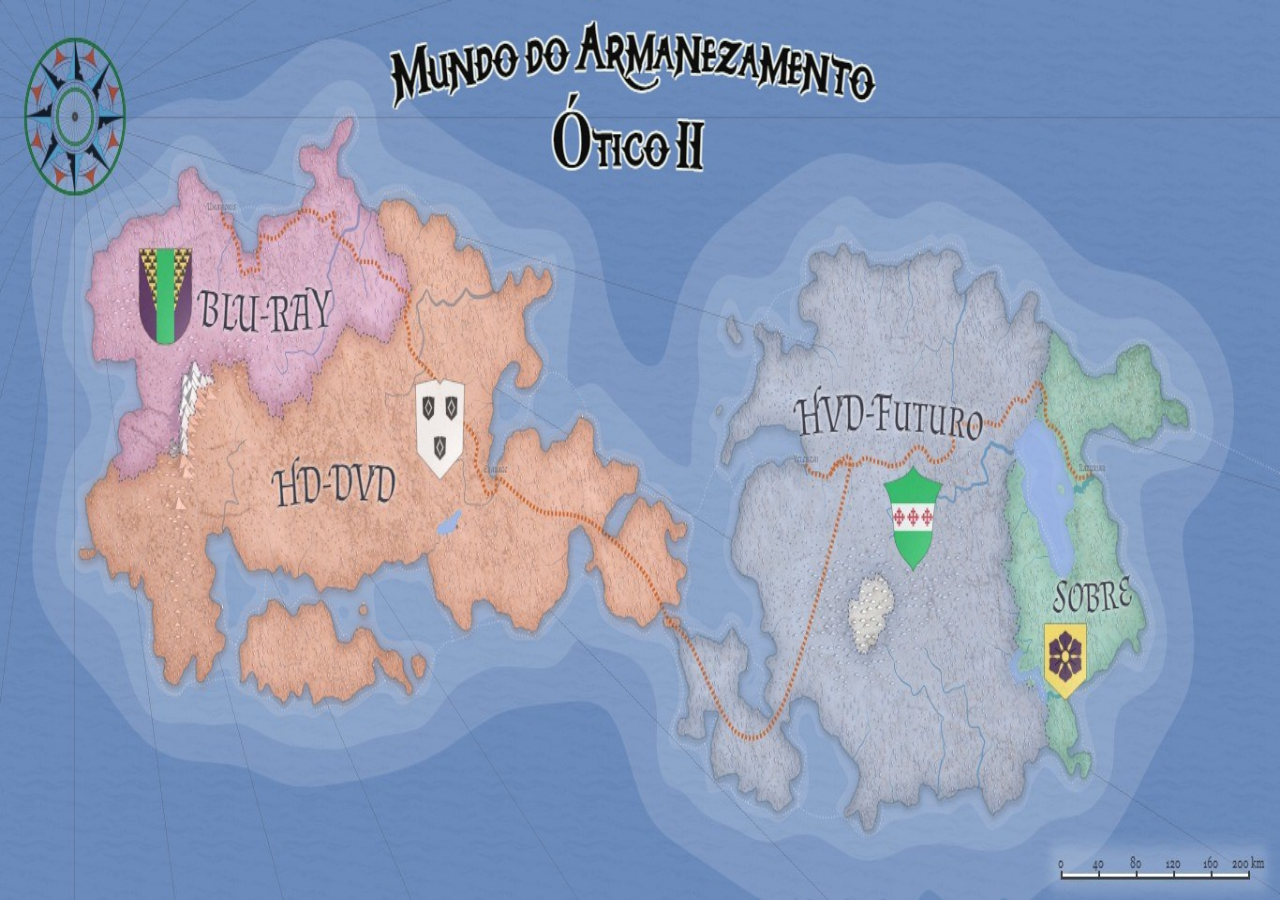
<file: Trabalho_Final/Index.html>
<html>
<head>
<title>Mundo Armanezamento Otico</title>
<link rel="stylesheet" href="Estilos.css">
<link rel="icon" type="image/x-icon" href="cd.png">
<link rel="preconnect" href="https://fonts.googleapis.com">
<link rel="preconnect" href="https://fonts.gstatic.com" crossorigin>
<link href="https://fonts.googleapis.com/css2?family=Dancing+Script&display=swap" rel="stylesheet">
<link rel="stylesheet" href="https://cdnjs.cloudflare.com/ajax/libs/font-awesome/4.7.0/css/font-awesome.min.css">
<link rel="stylesheet" href="https://www.w3schools.com/w3css/4/w3.css">

</head>
<body>
<div>
<img src = "Mundo_Otico.jpg" alt = "mundo" usemap = "#mundo" />
      <map name = "mundo">
	 
         <area onclick="document.getElementById('id01').style.display='block'" shape = "rect" coords = "200,190,354,230"
            alt = "Blu-Ray" target = "_self"  /> 
		<area  onclick="document.getElementById('id02').style.display='block'" shape = "rect" coords = "290,300,423,350" alt = "HTML Tutorial"
             target = "_self" />
		<area onclick="document.getElementById('id03').style.display='block'" shape = "rect" coords = "845,260,1050,305" alt = "PHP Tutorial"
             target = "_self" /> 
		<area onclick="document.getElementById('id04').style.display='block'" shape = "rect" coords = "1120,385,1210,425" alt = "PHP Tutorial"
             target = "_self" /> 	
		</map>
</div>
 <div id="id01" class="w3-modal">
    <div class="w3-modal-content w3-animate-top w3-card-4">
      <div class="tgt" >
	  <span onclick="document.getElementById('id01').style.display='none'" 
        class="w3-button w3-display-topright">&times;</span>
		<embed type="text/html" src="Bluray.html" width="900" height="600">
      </div>
    </div>
  </div>
 <div id="id02" class="w3-modal">
    <div class="w3-modal-content w3-animate-top w3-card-4">
      <div class="tgg">
		<span onclick="document.getElementById('id02').style.display='none'" 
        class="w3-button w3-display-topright">&times;</span>
		<embed type="text/html" src="hddvd.html" width="900" height="600">
      </div>
    </div>
  </div>
<div id="id03" class="w3-modal">
    <div class="w3-modal-content w3-animate-top w3-card-4"> 
      <div class="tgg">
        <span onclick="document.getElementById('id03').style.display='none'" 
        class="w3-button w3-display-topright">&times;</span>
		<embed type="text/html" src="hvd.html" width="900" height="600">
      </div>
    </div>
  </div>
<div id="id04" class="w3-modal">
    <div class="w3-modal-content w3-animate-top w3-card-4"> 
      <div class="tgt">
	  <span onclick="document.getElementById('id04').style.display='none'" 
        class="w3-button w3-display-topright">&times;</span>
	  <embed type="text/html" src="Sobre.html" width="900" height="600">
      </div>
    </div>
  </div>





  
</body>
</html>
</file>
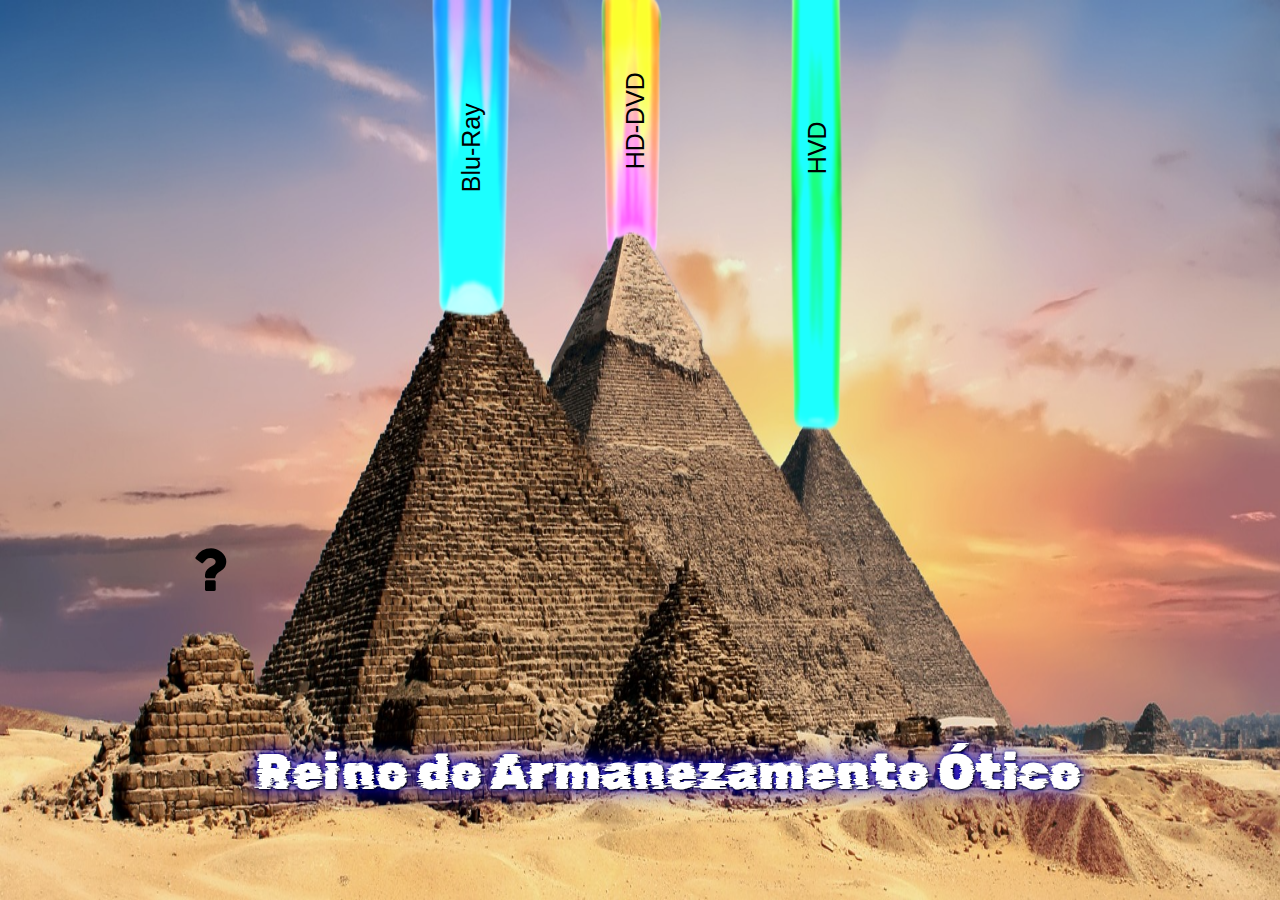
<file: Trabalho_Finalv2/Index.html>
<html>
<head>
<title>Reino Armanezamento Otico</title>
<link rel="stylesheet" href="Estilos.css">
<link rel="icon" type="image/x-icon" href="cd.png">
<link rel="preconnect" href="https://fonts.googleapis.com">
<link rel="preconnect" href="https://fonts.gstatic.com" crossorigin>
<link href="https://fonts.googleapis.com/css2?family=Rubik+Glitch&display=swap" rel="stylesheet">
<link rel="preconnect" href="https://fonts.googleapis.com">
<link rel="preconnect" href="https://fonts.gstatic.com" crossorigin>
<link href="https://fonts.googleapis.com/css2?family=Indie+Flower&display=swap" rel="stylesheet">
<link rel="stylesheet" href="https://www.w3schools.com/w3css/4/w3.css">
<link rel="stylesheet" href="https://cdnjs.cloudflare.com/ajax/libs/font-awesome/4.7.0/css/font-awesome.min.css">
</head>
<body>
<img src="fundo.jpg" alt="egito">
<a class="titulo">Reino do Armanezamento Ótico</a>
<a class="button1" onclick="on()" >Blu-Ray</a>
<a class="button2" onclick="on1()" >HD-DVD</a>
<a class="button3" onclick="on2()"  >HVD</a>
<a class="eu" onclick="on3()"><i class="fa fa-question" style="font-size:60px"></i></a>
<div id="overlay" onclick="off()">
  <img src="papiro.png" alt="paper" style="transform:rotate(-90deg);position:absolute">
  <img src="blu-ray.png" alt="paper" style="height:20%;width:10%;position:absolute;top:15%;left:33%">
  <p class="titulobl">Blu-Ray</p>
  <p class="textobl">É um disco com 12 cm de diâmetro, tal comos os CD e DVD comuns. Ao utilizar uma tecnologia onde o disco é lido por um lazer azul, permite que a informação seja armazenada com maior densidade, ao contrário dos  raios vermelhos utilizados nos DVD. O facto de poderem ser criados discos com quatro camadas,que podem armazenar 128 GB de memoria, os discos Blu-Ray podem ser utilizados para diversos usos, como filmes, videojogos e audio.</p>
  <p class="histbl">O Blu-Ray representa a terceira geração de discos compactos (CD), a seguir de CDs de áudio e discos de vídeo digital (DVD). Com as televisões a mudaram para resoluções maiores, os filmes eram o perfeito uso para estes novos ecrãs de alta-definição. Então em 2002 duas tecnologias concorrentes, mas incompatíveis, foram apresentadas para armazenar vídeo HD em um disco do tamanho de um CD: HD DVD, proposto pela Toshiba e pela NEC Corporation, e Blu- ray, proposto por um grupo liderado pela Sony. Com duas tecnologias incompatíveis no mercado, os consumidores estavam relutantes em comprar leitores de próxima geração por medo de que um padrão perdesse para o outro e tornasse sua compra inútil. Além disso, os estúdios de cinema enfrentaram uma situação potencialmente cara se produzissem filmes para o formato perdedor, e as empresas de computador e software estavam preocupadas com o tipo de unidade de disco que seria necessário para seus produtos. Essas incertezas criaram pressão para se estabelecer um formato e, em 2008, a indústria do entretenimento aceitou o Blu-ray como seu padrão preferido. O grupo da Toshiba parou o desenvolvimento do HD DVD.</p>
  <img src="deus.png" alt="paper" style="height:70%;width:30%;position:absolute;top:15%;left:0px">
  <img src="deus1.png" alt="paper" style="height:70%;width:30%;position:absolute;top:16%;right:0px">
</div>
<div id="overlay1" onclick="off1()">
  <img src="papiro.png" alt="paper" style="transform:rotate(-90deg);position:absolute">
  <img src="hddvd.png" alt="paper" style="height:20%;width:10%;position:absolute;top:15%;left:33%">
  <p class="titulobl">HD-DVD</p>
  <p class="textobl">O disco HD-DVD foi desenhado para ser o sucessor do DVD, sendo a sua aparencia bastante semelhante. A unica diferença é que utiliza um raio azul para ler a informação ,á semelhança do Blu-Ray. O disco já não se encontra em uso depois de ter perdido a guerra contra o Blu-Ray. Um dos seus principais objetivos era transmitir filmes em alta defenição.</p>
  <p class="histhd">O custo de produção do dispositivo que pudesse ler os discos Blu-Ray, no início da tecnologia, eram dispendiosos e bastantes diferentes do DVD, por isso a Março de 2002 o DVD Forum, liderado pela Sony, aprovou uma proposta feita por vários estúdios de filmes, como por exemplo a Warner Bros. para criar um DVD com 9 camadas capazes de armazenar conteúdo HD. A proposta não foi aceite, logo em Agosto a Toshiba e a NEC anunciaram que iam competir contra o Blu-Ray, e então assim nasceu o HD-DVD. Como o VHS e o Beta Max, o HD-DVD estava a competir diretamente com o Blu-Ray. Como não se cria começar uma “guerra” a Blu-Ray Disc Association e o DVD Forum tentaram entrar em negociações um dos problemas era que as empresas de Blu-ray Disc queriam usar uma plataforma baseada em Java para interatividade, enquanto as empresas de HD DVD queriam usar o "iHD" da Microsoft. Como as negociações não deram efeito, a Microsoft e a Intel puseram-se do lado do HD-DVD, esperando obter lucro com esta decisão, mas saiu-lhes o tiro pela culatra, quando em 2008 a Toshiba anunciou que já não ia produzir mais discos ou leitores de discos HD-DVD, pois iam-se focar em Blu-Ray. Assim a Toshiba começou a acabou a  ideia do HD-DVD.</p>
  <img src="deus.png" alt="paper" style="height:70%;width:30%;position:absolute;top:15%;left:0px">
  <img src="deus1.png" alt="paper" style="height:70%;width:30%;position:absolute;top:16%;right:0px">
</div>
<div id="overlay2" onclick="off2()">
  <img src="papiro.png" alt="paper" style="transform:rotate(-90deg);position:absolute">
  <img src="hvd.png" alt="paper" style="height:20%;width:10%;position:absolute;top:15%;left:33%">
  <p class="titulobl">HVD</p>
  <p class="textobl">HVD (Holographic Versatil Disc) é um disco com 10cm de diametro, sendo um dos mais pequenos a ser inventado. O facto de o laser utilizado ser composto por um raio verde e vermelho, é possivel armanezenar até 3,49 TB de dados. Estes discos foram criados para armanezenar dados, mas nunca entraram em produção pois a empresa que os inventou foi á falência.</p>
  <p class="histhv">Antes de declarar falência em 2010, a Optware tentou criar um disco capaz de derrubar o Blu-Ray do pódio, com a tecnologia inovadora de utilizar um laser composto por duas cores, verde e vermelho, significava diferentes comprimentos de onde, o que era igual a uma capacidade de armazenamento bastante superior á do Blu-Ray. A Optware não foi a única empresa a tentar criar este tipo de discos holográficos, outras empresas como a InPhase Technologies, que estava a criar um disco parecido, chamado Tapestry Media. No entanto em 2006, o preço da tecnologia devia rondar os 15000$ e um único disco cerca de 140$, mas os preços baixaram bruscamente levando á falência de várias empresa ligadas a este projeto.Sendo assim o futuro do armazenamento ótico está em risco, não havendo muitas inovações nos ultimos anos tudo devido ao avanço dos armanezamentos das clouds e das plataformas Streming.</p>
  <img src="deus.png" alt="paper" style="height:70%;width:30%;position:absolute;top:15%;left:0px">
  <img src="deus1.png" alt="paper" style="height:70%;width:30%;position:absolute;top:16%;right:0px">
</div>
<div id="overlay3" onclick="off3()">
  <div id="text">RODRIGO COELHO<br> API 21/22 12ºD</div>
</div>
<script>
function on() {
  document.getElementById("overlay").style.display = "block";
}

function off() {
  document.getElementById("overlay").style.display = "none";
}
function on1() {
  document.getElementById("overlay1").style.display = "block";
}

function off1() {
  document.getElementById("overlay1").style.display = "none";
}
function on2() {
  document.getElementById("overlay2").style.display = "block";
}

function off2() {
  document.getElementById("overlay2").style.display = "none";
}
function on3() {
  document.getElementById("overlay3").style.display = "block";
}

function off3() {
  document.getElementById("overlay3").style.display = "none";
}
</script>
</body>
</html>
</file>
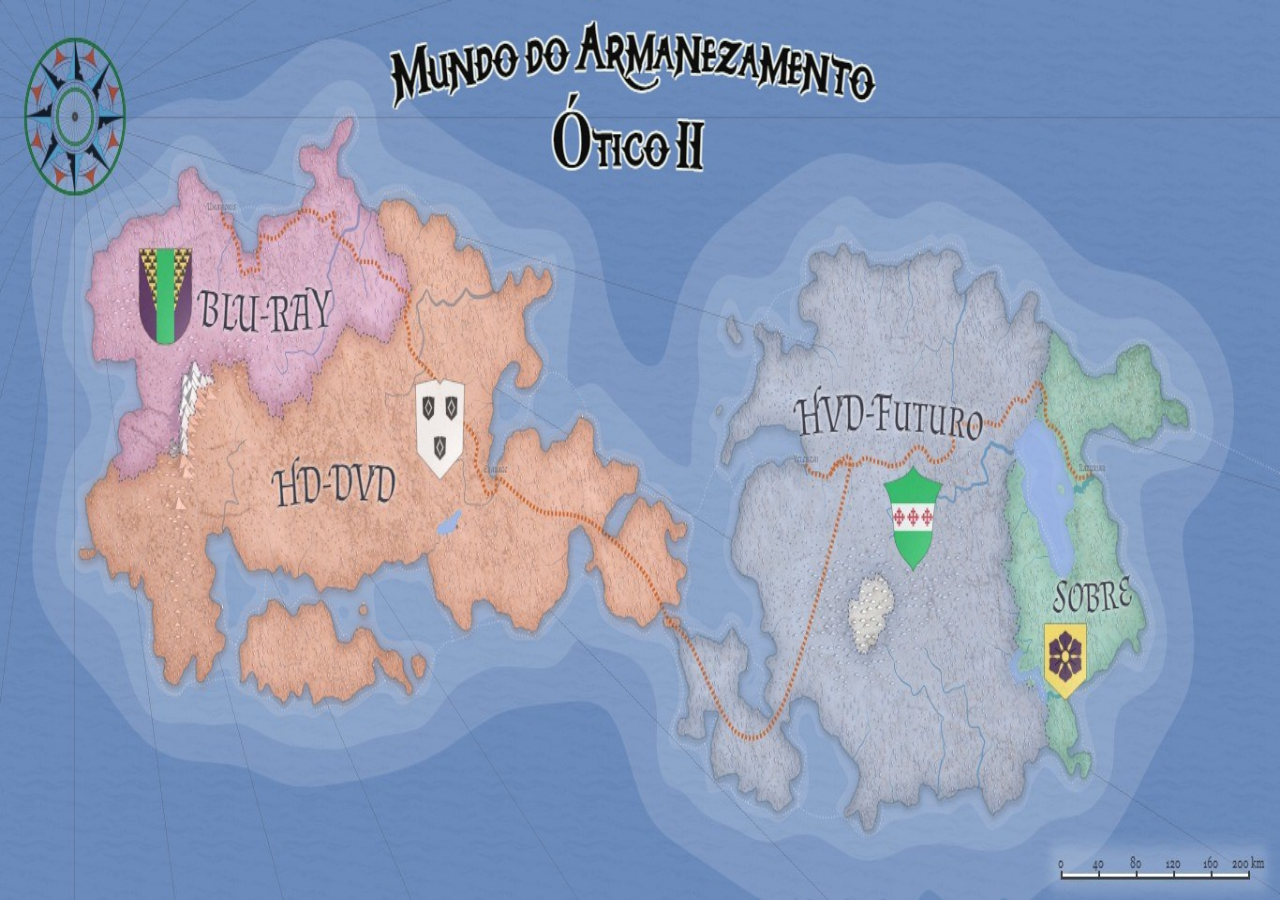
<file: Trabalho_Final/Index-Escola.html>
<html>
<head>
<title>Mundo Armanezamento Otico</title>
<link rel="stylesheet" href="Estilos.css">
<link rel="icon" type="image/x-icon" href="cd.png">
<link rel="preconnect" href="https://fonts.googleapis.com">
<link rel="preconnect" href="https://fonts.gstatic.com" crossorigin>
<link href="https://fonts.googleapis.com/css2?family=Dancing+Script&display=swap" rel="stylesheet">
<link rel="stylesheet" href="https://cdnjs.cloudflare.com/ajax/libs/font-awesome/4.7.0/css/font-awesome.min.css">
<link rel="stylesheet" href="https://www.w3schools.com/w3css/4/w3.css">

</head>
<body>
<div>
<img src = "Mundo_Otico.jpg" alt = "mundo" usemap = "#mundo" />
      <map name = "mundo">
	 
         <area onclick="document.getElementById('id01').style.display='block'" shape = "rect" coords = "240,240,407,295"
            alt = "Blu-Ray" target = "_self"  /> 
		<area    onclick="document.getElementById('id02').style.display='block'" shape = "rect" coords = "325,400,490,450" alt = "HTML Tutorial"
             target = "_self" />
		<area onclick="document.getElementById('id03').style.display='block'" shape = "rect" coords = "960,340,1240,390" alt = "PHP Tutorial"
             target = "_self" /> 
		<area onclick="document.getElementById('id04').style.display='block'" shape = "rect" coords = "1300,495,1425,545" alt = "PHP Tutorial"
             target = "_self" /> 	
		</map>
</div>
 <div id="id01" class="w3-modal">
    <div class="w3-modal-content w3-animate-top w3-card-4">
      <div class="tgt" >
	  <span onclick="document.getElementById('id01').style.display='none'" 
        class="w3-button w3-display-topright">&times;</span>
		<embed type="text/html" src="Bluray.html" width="900" height="600">
      </div>
    </div>
  </div>
 <div id="id02" class="w3-modal">
    <div class="w3-modal-content w3-animate-top w3-card-4">
      <div class="tgg">
		<span onclick="document.getElementById('id02').style.display='none'" 
        class="w3-button w3-display-topright">&times;</span>
		<embed type="text/html" src="hddvd.html" width="900" height="600">
      </div>
    </div>
  </div>
<div id="id03" class="w3-modal">
    <div class="w3-modal-content w3-animate-top w3-card-4"> 
      <div class="tgg">
        <span onclick="document.getElementById('id03').style.display='none'" 
        class="w3-button w3-display-topright">&times;</span>
		<embed type="text/html" src="hvd.html" width="900" height="600">
      </div>
    </div>
  </div>
<div id="id04" class="w3-modal">
    <div class="w3-modal-content w3-animate-top w3-card-4"> 
      <div class="tgt">
	  <span onclick="document.getElementById('id04').style.display='none'" 
        class="w3-button w3-display-topright">&times;</span>
	  <embed type="text/html" src="Sobre.html" width="900" height="600">
      </div>
    </div>
  </div>
</body>
</html>
</file>
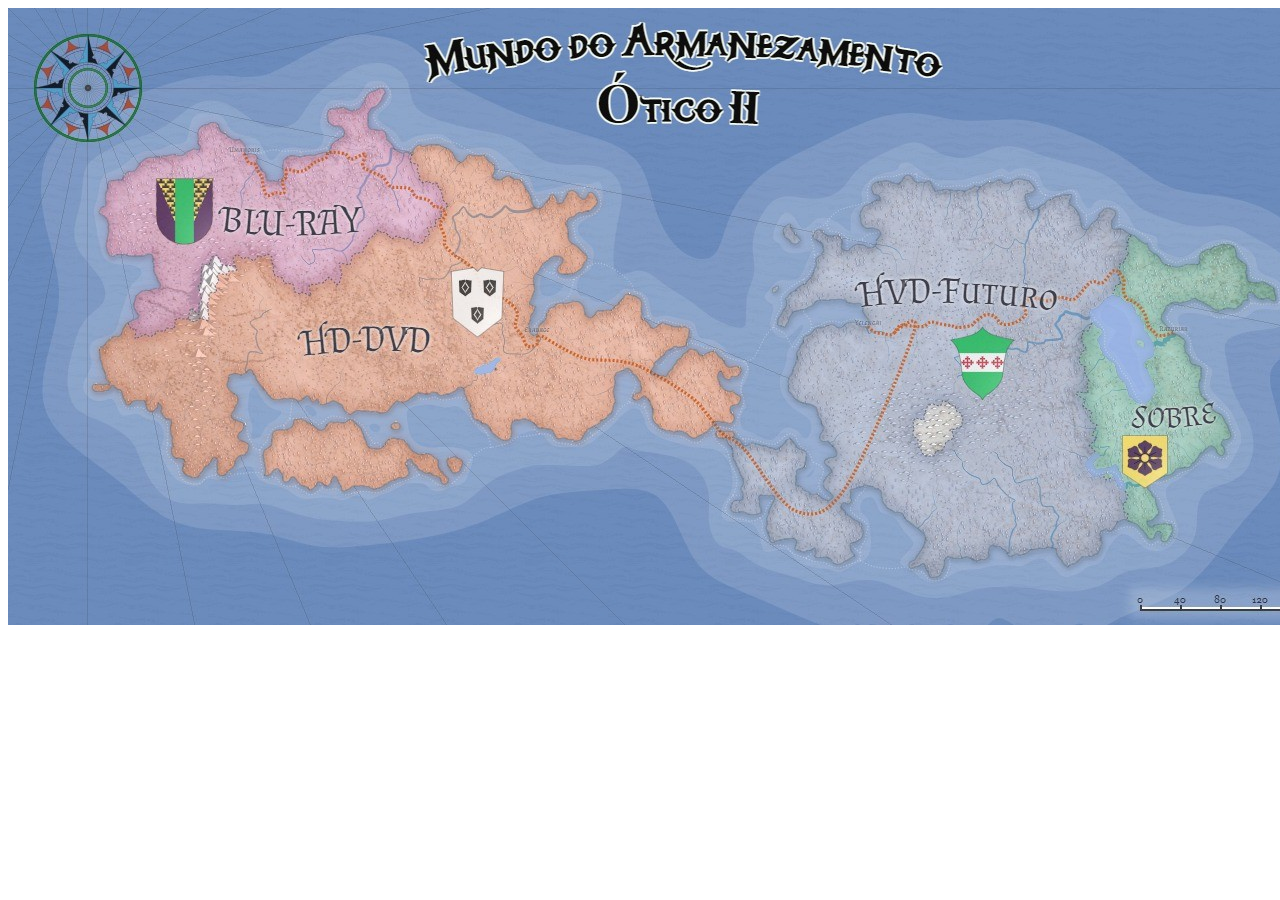
<file: Trabalho_Final/mapa.html>
<!DOCTYPE html>
<html>
   <head>
      <title>HTML area Tag</title>
   </head>

   <body>
      <img src = "Mundo_Otico_Teste.jpg" alt = "usemap" usemap = "#lessons"/>
      <map name = "lessons">
         <area shape = "rect" coords = "205,150,360,250"
            href = "index.html" alt = "Perl Tutorial" target = "_self" />
         <area shape = "rect" coords = "270,300,450,350" alt = "HTML Tutorial"
            href = "index.html" target = "_self" />
         <area shape = "rect" coords = "840,250,1060,300" alt = "PHP Tutorial"
            href = "index.html" target = "_self" /> 
		<area shape = "rect" coords = "1115,380,1215,430" alt = "PHP Tutorial"
            href = "index.html" target = "_self" /> 
      </map>
   </body>
</html>
</file>
<file: Trabalho_Final/Estilos.css>
body {
margin: 0;
background-image:url('ff1.jpg');
background-repeat:no-repeat;
background-attachment:fixed;
background-size:cover;
}
/* index */
.tgt{
	color:black;
}
.tgg{
	color:white;
}
area{
	cursor:pointer;
}
img{
  display:block;
  width:100%; 
  height:100%;
}
/*Blu-Ray*/
.square {
  height: 420px;
  width: 300px;
  background-color:white;
  margin-left:40px;
  margin-top:10px;
  text-align: center;
  position:absolute;
  border: 2px solid black;
  transform: rotate(-10deg);
}
.square1 {
  height: 420px;
  width: 300px;
  background-color:white;
  margin-left:550px;
  margin-top:55px;
  text-align: center;
  position:absolute;
  border: 2px solid black;
  transform: rotate(5deg);
}
.quadrado{
  height: 300px;
  width: 200px;
  background-color:white;
  margin:auto;
  margin-top:550px;
  text-align: center;
  position:absolute;
  border: 2px solid black;
  transform: rotate(5deg);
}
.quadrado1{
  height: 300px;
  width: 200px;
  background-color:white;
  margin:auto;
  margin-left:40px;
  margin-top:550px;
  text-align: center;
  position:absolute;
  border: 2px solid black;
  transform: rotate(-15deg);
}
.quadrado2{
  height: 300px;
  width: 200px;
  background-color:white;
  margin-left:555px;
  margin-top:550px;
  text-align: center;
  position:absolute;
  border: 2px solid black;
  transform: rotate(10deg);
}
.bloco{														
  height: 350px;		
  width: 800px;
  background-color:white;
  margin-left:40px;
  margin-top:930px;
  text-align: center;
  position:absolute;
  border: 2px solid black;
  transform: rotate(-4deg);
}
.dentro {
  height: 280px;
  width: 250px;
  margin-left:700px;
  margin-top:500px;
  background-color:transparent;
  margin:auto;
  border: 1px solid black;
  text-align:center;
}
.dentro1 {
  height: 200px;
  width: 180px;
  background-color:black;
  margin:auto;
  border: 1px solid black;
}
.dentro3{
  height: 250px;
  width: 780px;
  background-color:white;
  margin:auto;
  border: 1px solid black;
}
.titulo1{
	text-align:center;
	margin:auto;
	padding:20px;
	font-size:50px;
	color:#4843e6;
	font-family: 'MedievalSharp', cursive;
}
.t{
	font-size:30px;
	padding-left:auto;
	padding-top:auto;
}
.tt{
	color:black;
	font-size:16.5px;
}
.ttt{
	font-size:20px;
	padding-left:auto;
	padding-top:auto;
}
.tttt{
	font-size:30px;
	padding-left:auto;
	padding-top:auto;
}
.hist{
	font-size:15px;
}
.espaco{
	height:1350px;
}
@media screen and (min-width: 600px) {
	
	.quadrado{
		margin-left:300px;
	}
	
	
}
/*HD-DVD*/
.titulo2{
	text-align:center;
	margin:auto;
	padding:20px;
	font-size:50px;
	color:#9e0e1a;
	font-family: 'MedievalSharp', cursive;
}
.hdd {
  height: 420px;
  width: 300px;
  background-color:white;
  margin-left:40px;
  margin-top:10px;
  text-align: center;
  position:absolute;
  border: 2px solid black;
  transform: rotate(5deg);
}
.hdd1 {
  height: 420px;
  width: 300px;
  background-color:white;
  margin-left:550px;
  margin-top:55px;
  text-align: center;
  position:absolute;
  border: 2px solid black;
  transform: rotate(-5deg);
}
.dvd{
  height: 300px;
  width: 400px;
  background-color:white;
  margin:auto;
  margin-top:550px;
  text-align: center;
  position:absolute;
  border: 2px solid black;
  transform: rotate(5deg);
}
.dvd1{
  height: 300px;
  width: 200px;
  background-color:white;
  margin:auto;
  margin-left:40px;
  margin-top:550px;
  text-align: center;
  position:absolute;
  border: 2px solid black;
  transform: rotate(-15deg);
}
.boco{
  height: 350px;
  width: 800px;
  background-color:white;
  margin-left:40px;
  margin-top:930px;
  text-align: center;
  position:absolute;
  border: 2px solid black;
  transform: rotate(-4deg);
}
.dentro2{
  height: 200px;
  width: 380px;
  background-color:black;
  margin:auto;
  border: 1px solid black;
	
	
}
.dd{
	color:black;
	font-size:17px;
	padding:10px;
}
.hist1{
	font-size:16.4px;
}
.dot {
  height: 15px;
  width: 15px;
  background-color: #242424; 
  border-radius: 50%;
  display: inline-block;
  margin:5px;
}
@media screen and (min-width: 600px) {
	
	.dvd{
		margin-left:300px;
	}
	
	
}

/* HVD*/
.hv {
  height: 420px;
  width: 300px;
  background-color:white;
  margin-left:40px;
  margin-top:10px;
  text-align: center;
  position:absolute;
  border: 2px solid black;
  transform: rotate(-10deg);
}
.hv1 {
  height: 420px;
  width: 300px;
  background-color:white;
  margin-left:550px;
  margin-top:55px;
  text-align: center;
  position:absolute;
  border: 2px solid black;
  transform: rotate(5deg);
}
.df{
  height: 300px;
  width: 200px;
  background-color:white;
  margin:auto;
  margin-top:550px;
  text-align: center;
  position:absolute;
  border: 2px solid black;
  transform: rotate(5deg);
}
.df1{
  height: 300px;
  width: 200px;
  background-color:white;
  margin:auto;
  margin-left:150px;
  margin-top:550px;
  text-align: center;
  position:absolute;
  border: 2px solid black;
  transform: rotate(-15deg);
}
.bloc{
  height: 350px;
  width: 800px;
  background-color:white;
  margin-left:40px;
  margin-top:930px;
  text-align: center;
  position:absolute;
  border: 2px solid black;
  transform: rotate(-4deg);
}
.fdf{
	font-size:17px;
	padding-left:auto;
	padding-top:auto;
	
}
.titulo3{
	text-align:center;
	margin:auto;
	padding:20px;
	font-size:50px;
	color:#d9cb04;
	font-family: 'MedievalSharp', cursive;
}
.titulo4{
	text-align:center;
	position:absolute;
	margin-top:1350px;
	margin-left:350px;
	padding:20px;
	font-size:50px;
	color:#040dba;
	font-family: 'MedievalSharp', cursive;
}
.hist2{
	font-size:17px;
}
@media screen and (min-width: 600px) {
	.df{
		margin-left:500px;
	}
}
/* sobre*/
.sobre{
	height:100%;
	background-image:url('teste2.jpg');
	background-attachment:fixed;
	background-position:bottom;
	background-repeat:no-repeat;
	background-size:cover;
	opacity:1;
	padding-top:0px;
}
.ere{
	height:50px;
}
.card {
  box-shadow: 0 4px 8px 0 rgba(0, 0, 0, 0.2);
  max-width: 300px;
  text-align: center;
  margin:auto;
  border: 1px solid black;
  background-color:white;
}
.title {
  color: grey;
  font-size: 18px;
  font-family: 'MedievalSharp', cursive;
}
.card a {
  text-decoration: none;
  font-size: 22px;
  color: black;
  font-family: 'MedievalSharp', cursive;
  padding:10px;
  margin-bottom:20px;
}
.card p{
	font-family: 'MedievalSharp', cursive;
}
.card h1{
	font-family: 'MedievalSharp', cursive;
}
</file>
<file: Trabalho_Finalv2/Estilos.css>
body{
	margin:0px;
}
img{
	height:100%;
	width:100%;
	position:absolute;
	size:cover;
}
.titulo{
	position:absolute;
	font-size:50px;
	text-align:center;
	color:white;
	left:20%;
	bottom:10%;
	text-shadow: 1px 1px 2px black, 0 0 25px blue, 0 0 5px darkblue;
	font-family: 'Rubik Glitch', cursive;
}
.button1 {
  border:transparent;
  border-style:solid;
  color:black;
  position:absolute;
  border-width:1px;
  background-color: transparent;
  padding: 20px 48px;
  text-align: center;
  text-decoration: none;
  display: inline-block;
  font-size: 25px;
  cursor: pointer;
  top:12%;
  left:29.5%;
  transform:rotate(-90deg);
}
.button2 {
  border:transparent;
  border-style:solid;
  color:black;
  position:absolute;
  border-width:1px;
  background-color: transparent;
  padding: 20px 48px;
  text-align: center;
  text-decoration: none;
  display: inline-block;
  font-size: 25px;
  cursor: pointer;
  top:9%;
  left:42%;
  transform:rotate(-90deg);
}
.button3 {
  border:transparent;
  border-style:solid;
  color:black;
  position:absolute;
  border-width:1px;
  background-color: transparent;
  padding: 20px 48px;
  text-align: center;
  text-decoration: none;
  display: inline-block;
  font-size: 25px;
  cursor: pointer;
  top:12%;
  left:58%;
  transform:rotate(-90deg);
}
.eu{
	position:absolute;
	top:60%;
	left:15%;
	cursor:pointer;
}
.titulobl{
	text-align:center;
	margin:auto;
	padding:10px;
	left:42%;
	font-size:50px;
	color:#4843e6;
	position:absolute;
	font-family: 'Rubik Glitch', cursive;
}
.textobl{
	position:absolute;
	text-align:justify;
	left:45%;
	right:35%;
	top:12%;
	font-size:12px;
	color:black;
}
.histbl{
	position:absolute;
	text-align:justify;
	color:black;
	top:45%;
	left:33%;
	right:35%;
	font-size:12px;
}
.histhd{
	position:absolute;
	text-align:justify;
	color:black;
	top:40%;
	left:33%;
	right:35%;
	font-size:12px;
}
.histhv{
	position:absolute;
	text-align:justify;
	color:black;
	top:40%;
	left:33%;
	right:35%;
	font-size:12px;
}
#overlay {
  position: fixed; 
  display: none;  
  width: 100%;   
  height: 100%;   
  top: 0;
  left: 0;
  right: 0;
  bottom: 0;
  background-color: rgba(0,0,0,0.5);   
  z-index: 2;   
  cursor: pointer;   
}
#overlay1 {
  position: fixed; 
  display: none; 
  width: 100%; 
  height: 100%; 
  top: 0;
  left: 0;
  right: 0;
  bottom: 0;
  background-color: rgba(0,0,0,0.5); 
  z-index: 2; 
  cursor: pointer;
}
#overlay2 {
  position: fixed; 
  display: none; 
  width: 100%; 
  height: 100%; 
  top: 0;
  left: 0;
  right: 0;
  bottom: 0;
  background-color: rgba(0,0,0,0.5); 
  z-index: 2; 
  cursor: pointer; 
}
#overlay3 {
  position: fixed; 
  display: none; 
  width: 100%; 
  height: 100%; 
  top: 0;
  left: 0;
  right: 0;
  bottom: 0;
  background-color: rgba(0,0,0,0.5); 
  z-index: 2; 
  cursor: pointer; 
}
#text{
  position: absolute;
  top: 50%;
  left: 50%;
  font-size: 50px;
  color: white;
  text-align:center;
  transform: translate(-50%,-50%);
  -ms-transform: translate(-50%,-50%);
  font-family: 'Indie Flower', cursive;
}
</file>
